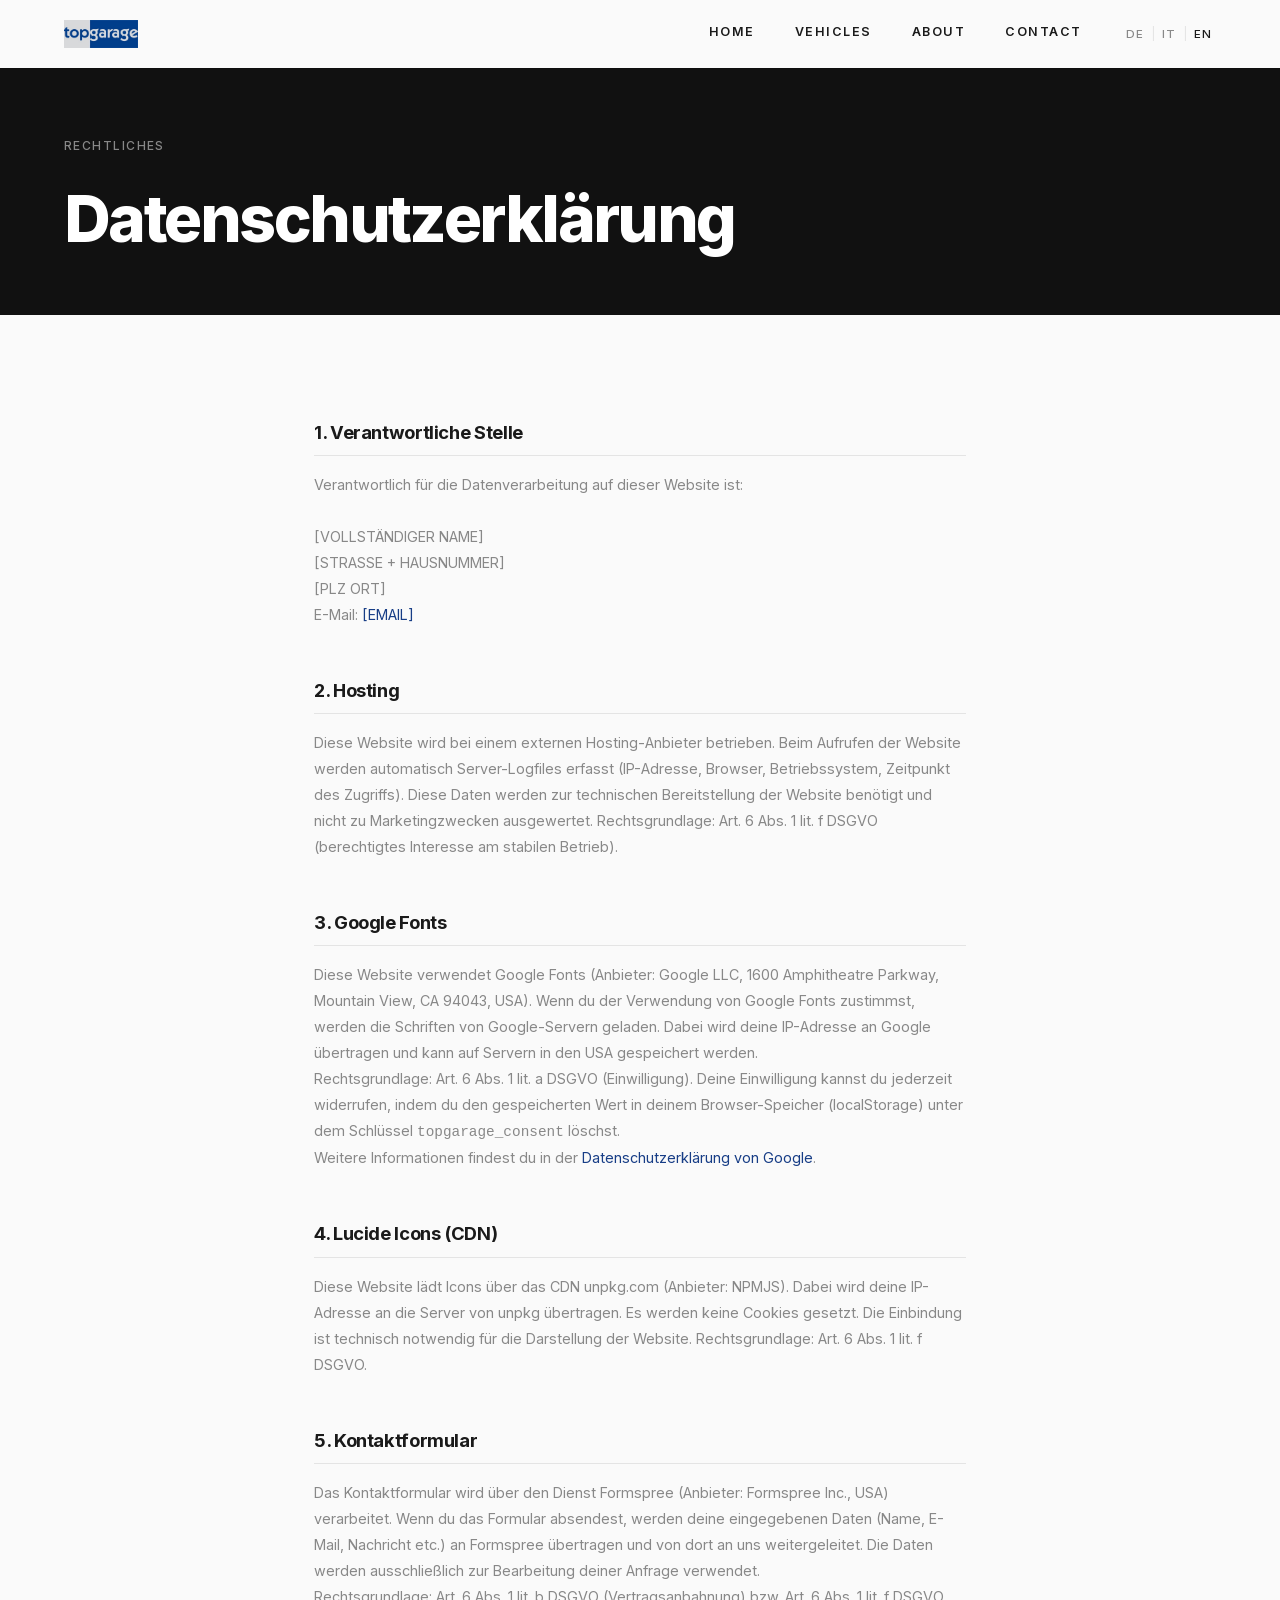
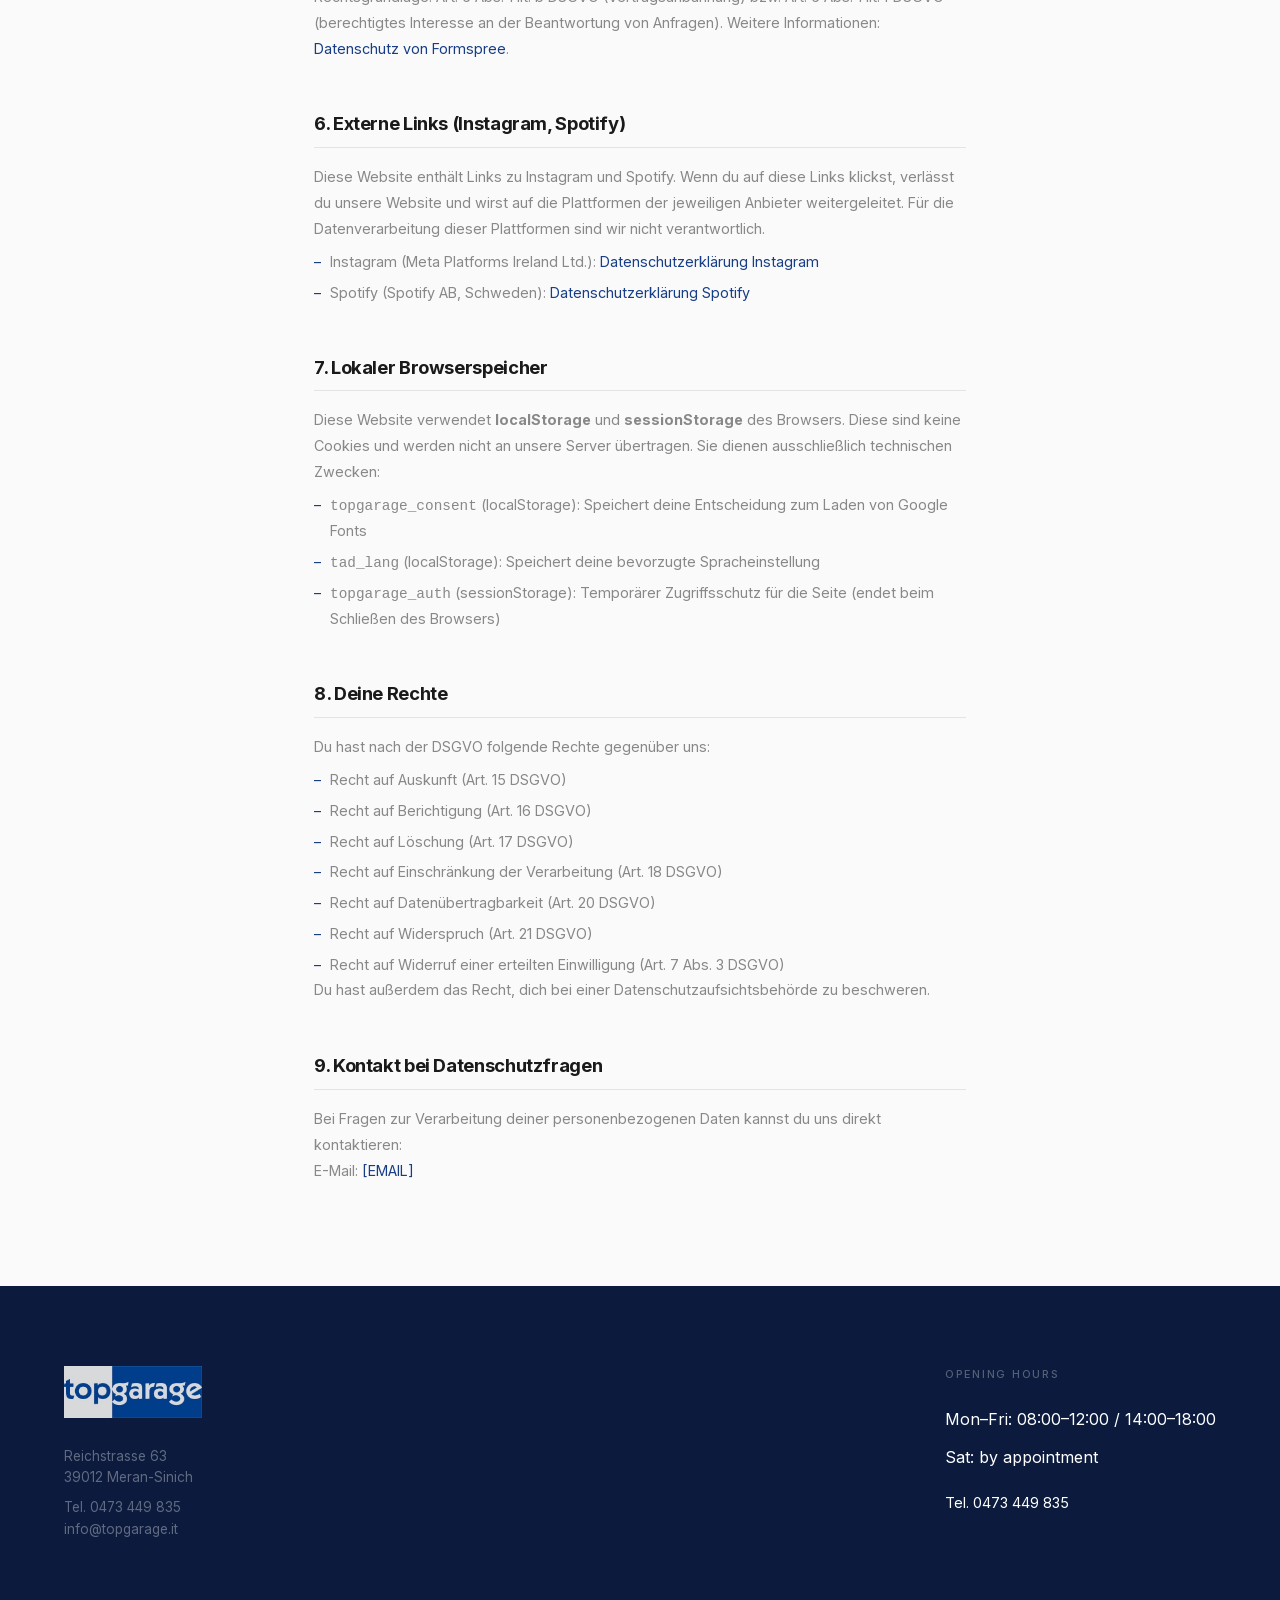
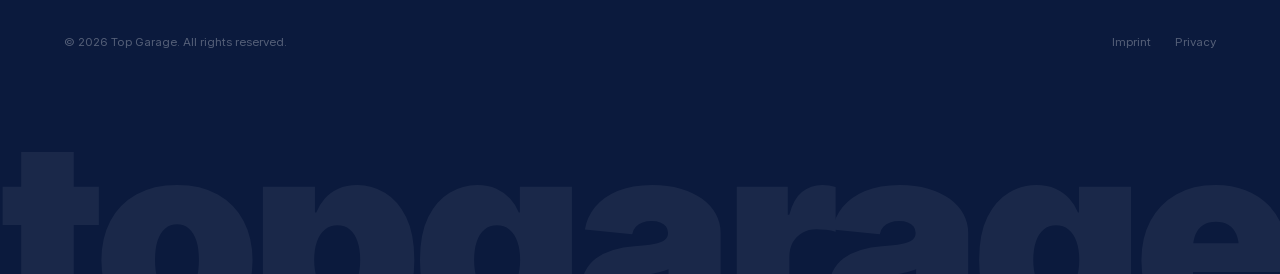
<file: datenschutz.html>
<!DOCTYPE html>
<html lang="de">
<head>
  <meta charset="UTF-8">
  <meta name="viewport" content="width=device-width, initial-scale=1.0">
  <meta name="description" content="Top Garage Meran – Datenschutzerklärung.">
  <link rel="icon" href="images/favicon.png" type="image/png">
  <link rel="apple-touch-icon" href="images/favicon.png">
  <title>Datenschutz – Top Garage Meran</title>

  <link rel="stylesheet" href="css/fonts.css">
  <link rel="stylesheet" href="css/common.css?v=1">
</head>
<body>

  <div id="navbar-placeholder"></div>

  <main>

    <!-- ─── PAGE HERO ─── -->
    <section class="page-hero page-hero--short">
      <div class="page-hero-overlay"></div>
      <div class="page-hero-content">
        <span class="section-label">Rechtliches</span>
        <h1 class="page-hero-title">Datenschutz&shy;erklärung</h1>
      </div>
    </section>

    <!-- ─── CONTENT ─── -->
    <section id="legal-content">
      <div class="legal-inner">

        <div class="legal-section">
          <h2>1. Verantwortliche Stelle</h2>
          <p>
            Verantwortlich für die Datenverarbeitung auf dieser Website ist:<br><br>
            [VOLLSTÄNDIGER NAME]<br>
            [STRASSE + HAUSNUMMER]<br>
            [PLZ ORT]<br>
            E-Mail: <a href="mailto:[EMAIL]">[EMAIL]</a>
          </p>
        </div>

        <div class="legal-section">
          <h2>2. Hosting</h2>
          <p>
            Diese Website wird bei einem externen Hosting-Anbieter betrieben. Beim Aufrufen der Website werden automatisch
            Server-Logfiles erfasst (IP-Adresse, Browser, Betriebssystem, Zeitpunkt des Zugriffs). Diese Daten werden zur
            technischen Bereitstellung der Website benötigt und nicht zu Marketingzwecken ausgewertet.
            Rechtsgrundlage: Art. 6 Abs. 1 lit. f DSGVO (berechtigtes Interesse am stabilen Betrieb).
          </p>
        </div>

        <div class="legal-section">
          <h2>3. Google Fonts</h2>
          <p>
            Diese Website verwendet Google Fonts (Anbieter: Google LLC, 1600 Amphitheatre Parkway, Mountain View, CA 94043, USA).
            Wenn du der Verwendung von Google Fonts zustimmst, werden die Schriften von Google-Servern geladen.
            Dabei wird deine IP-Adresse an Google übertragen und kann auf Servern in den USA gespeichert werden.
          </p>
          <p>
            Rechtsgrundlage: Art. 6 Abs. 1 lit. a DSGVO (Einwilligung). Deine Einwilligung kannst du jederzeit
            widerrufen, indem du den gespeicherten Wert in deinem Browser-Speicher (localStorage) unter dem
            Schlüssel <code>topgarage_consent</code> löschst.
          </p>
          <p>
            Weitere Informationen findest du in der
            <a href="https://policies.google.com/privacy" target="_blank" rel="noopener">Datenschutzerklärung von Google</a>.
          </p>
        </div>

        <div class="legal-section">
          <h2>4. Lucide Icons (CDN)</h2>
          <p>
            Diese Website lädt Icons über das CDN unpkg.com (Anbieter: NPMJS). Dabei wird deine IP-Adresse
            an die Server von unpkg übertragen. Es werden keine Cookies gesetzt. Die Einbindung ist technisch
            notwendig für die Darstellung der Website. Rechtsgrundlage: Art. 6 Abs. 1 lit. f DSGVO.
          </p>
        </div>

        <div class="legal-section">
          <h2>5. Kontaktformular</h2>
          <p>
            Das Kontaktformular wird über den Dienst Formspree (Anbieter: Formspree Inc., USA) verarbeitet.
            Wenn du das Formular absendest, werden deine eingegebenen Daten (Name, E-Mail, Nachricht etc.)
            an Formspree übertragen und von dort an uns weitergeleitet. Die Daten werden ausschließlich
            zur Bearbeitung deiner Anfrage verwendet.
          </p>
          <p>
            Rechtsgrundlage: Art. 6 Abs. 1 lit. b DSGVO (Vertragsanbahnung) bzw. Art. 6 Abs. 1 lit. f DSGVO
            (berechtigtes Interesse an der Beantwortung von Anfragen). Weitere Informationen:
            <a href="https://formspree.io/legal/privacy-policy" target="_blank" rel="noopener">Datenschutz von Formspree</a>.
          </p>
        </div>

        <div class="legal-section">
          <h2>6. Externe Links (Instagram, Spotify)</h2>
          <p>
            Diese Website enthält Links zu Instagram und Spotify. Wenn du auf diese Links klickst, verlässt du
            unsere Website und wirst auf die Plattformen der jeweiligen Anbieter weitergeleitet. Für die
            Datenverarbeitung dieser Plattformen sind wir nicht verantwortlich.
          </p>
          <ul>
            <li>Instagram (Meta Platforms Ireland Ltd.): <a href="https://privacycenter.instagram.com/policy" target="_blank" rel="noopener">Datenschutzerklärung Instagram</a></li>
            <li>Spotify (Spotify AB, Schweden): <a href="https://www.spotify.com/de/legal/privacy-policy/" target="_blank" rel="noopener">Datenschutzerklärung Spotify</a></li>
          </ul>
        </div>

        <div class="legal-section">
          <h2>7. Lokaler Browserspeicher</h2>
          <p>
            Diese Website verwendet <strong>localStorage</strong> und <strong>sessionStorage</strong> des Browsers.
            Diese sind keine Cookies und werden nicht an unsere Server übertragen. Sie dienen ausschließlich
            technischen Zwecken:
          </p>
          <ul>
            <li><code>topgarage_consent</code> (localStorage): Speichert deine Entscheidung zum Laden von Google Fonts</li>
            <li><code>tad_lang</code> (localStorage): Speichert deine bevorzugte Spracheinstellung</li>
            <li><code>topgarage_auth</code> (sessionStorage): Temporärer Zugriffsschutz für die Seite (endet beim Schließen des Browsers)</li>
          </ul>
        </div>

        <div class="legal-section">
          <h2>8. Deine Rechte</h2>
          <p>Du hast nach der DSGVO folgende Rechte gegenüber uns:</p>
          <ul>
            <li>Recht auf Auskunft (Art. 15 DSGVO)</li>
            <li>Recht auf Berichtigung (Art. 16 DSGVO)</li>
            <li>Recht auf Löschung (Art. 17 DSGVO)</li>
            <li>Recht auf Einschränkung der Verarbeitung (Art. 18 DSGVO)</li>
            <li>Recht auf Datenübertragbarkeit (Art. 20 DSGVO)</li>
            <li>Recht auf Widerspruch (Art. 21 DSGVO)</li>
            <li>Recht auf Widerruf einer erteilten Einwilligung (Art. 7 Abs. 3 DSGVO)</li>
          </ul>
          <p>
            Du hast außerdem das Recht, dich bei einer Datenschutzaufsichtsbehörde zu beschweren.
          </p>
        </div>

        <div class="legal-section">
          <h2>9. Kontakt bei Datenschutzfragen</h2>
          <p>
            Bei Fragen zur Verarbeitung deiner personenbezogenen Daten kannst du uns direkt kontaktieren:<br>
            E-Mail: <a href="mailto:[EMAIL]">[EMAIL]</a>
          </p>
        </div>

      </div>
    </section>

  </main>

  <div id="footer-placeholder"></div>

  <script src="js/lenis.min.js"></script>
  <script src="js/utils.js"></script>
  <script src="js/translations.js"></script>
  <script src="js/main.js"></script>
  <script src="js/components.js"></script>
  <script src="js/effects.js"></script>
</body>
</html>
</file>
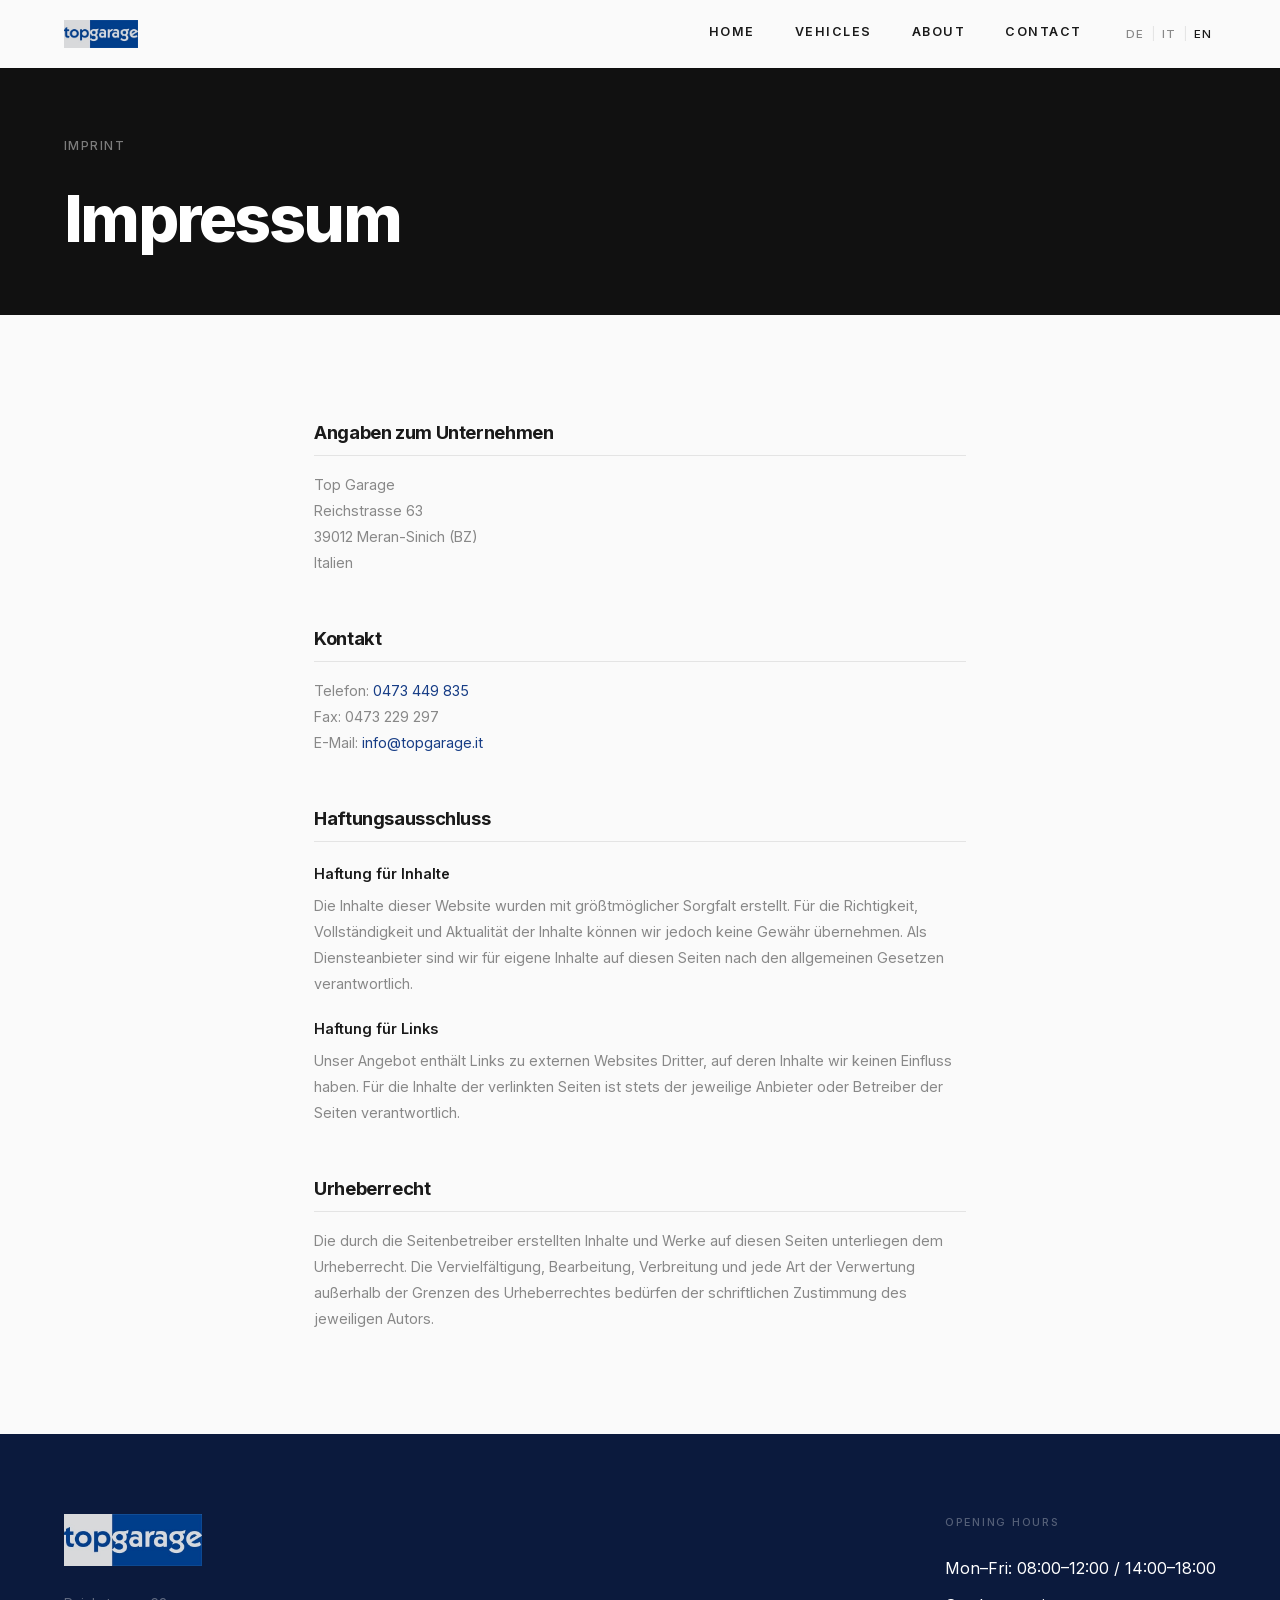
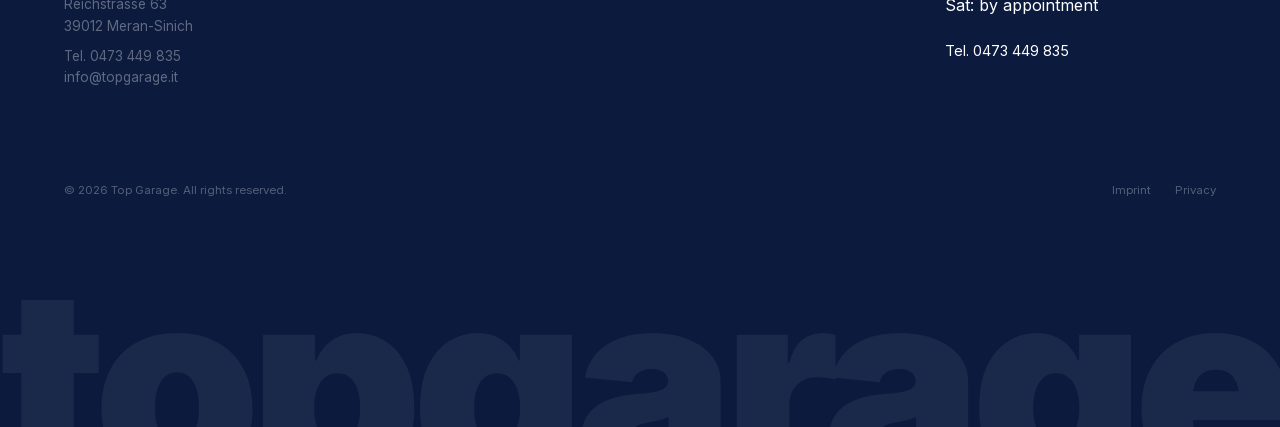
<file: impressum.html>
<!DOCTYPE html>
<html lang="de">
<head>
  <meta charset="UTF-8">
  <meta name="viewport" content="width=device-width, initial-scale=1.0">
  <meta name="description" content="Top Garage Meran – Impressum.">
  <link rel="icon" href="images/favicon.png" type="image/png">
  <link rel="apple-touch-icon" href="images/favicon.png">
  <title>Impressum – Top Garage Meran</title>

  <link rel="stylesheet" href="css/fonts.css">
  <link rel="stylesheet" href="css/common.css?v=1">
</head>
<body>

  <div id="navbar-placeholder"></div>

  <main>

    <!-- ─── PAGE HERO ─── -->
    <section class="page-hero page-hero--short" data-nav-theme="dark">
      <div class="page-hero-overlay"></div>
      <div class="page-hero-content">
        <span class="section-label" style="color:rgba(255,255,255,0.45)" data-i18n="footer_impressum">Impressum</span>
        <h1 class="page-hero-title">Impressum</h1>
      </div>
    </section>

    <!-- ─── CONTENT ─── -->
    <section id="legal-content" data-nav-theme="light">
      <div class="legal-inner">

        <div class="legal-section">
          <h2>Angaben zum Unternehmen</h2>
          <p>
            Top Garage<br>
            Reichstrasse 63<br>
            39012 Meran-Sinich (BZ)<br>
            Italien
          </p>
        </div>

        <div class="legal-section">
          <h2>Kontakt</h2>
          <p>
            Telefon: <a href="tel:+390473449835">0473 449 835</a><br>
            Fax: 0473 229 297<br>
            E-Mail: <a href="mailto:info@topgarage.it">info@topgarage.it</a>
          </p>
        </div>

        <div class="legal-section">
          <h2>Haftungsausschluss</h2>
          <h3>Haftung für Inhalte</h3>
          <p>
            Die Inhalte dieser Website wurden mit größtmöglicher Sorgfalt erstellt.
            Für die Richtigkeit, Vollständigkeit und Aktualität der Inhalte können wir
            jedoch keine Gewähr übernehmen. Als Diensteanbieter sind wir für eigene
            Inhalte auf diesen Seiten nach den allgemeinen Gesetzen verantwortlich.
          </p>
          <h3>Haftung für Links</h3>
          <p>
            Unser Angebot enthält Links zu externen Websites Dritter, auf deren Inhalte
            wir keinen Einfluss haben. Für die Inhalte der verlinkten Seiten ist stets
            der jeweilige Anbieter oder Betreiber der Seiten verantwortlich.
          </p>
        </div>

        <div class="legal-section">
          <h2>Urheberrecht</h2>
          <p>
            Die durch die Seitenbetreiber erstellten Inhalte und Werke auf diesen Seiten
            unterliegen dem Urheberrecht. Die Vervielfältigung, Bearbeitung, Verbreitung
            und jede Art der Verwertung außerhalb der Grenzen des Urheberrechtes bedürfen
            der schriftlichen Zustimmung des jeweiligen Autors.
          </p>
        </div>

      </div>
    </section>

  </main>

  <div id="footer-placeholder"></div>

  <script src="js/lenis.min.js"></script>
  <script src="js/utils.js"></script>
  <script src="js/translations.js"></script>
  <script src="js/main.js"></script>
  <script src="js/components.js"></script>
</body>
</html>
</file>
<file: css/fonts.css>
/* ─────────────────────────────────────────
   TOP GARAGE — Self-hosted Fonts
   Inter + Cormorant Garamond (WOFF2)
   Latin-Ext + Latin subsets
   ───────────────────────────────────────── */

/* ── Cormorant Garamond – Italic ── */
@font-face {
  font-family: 'Cormorant Garamond';
  font-style: italic;
  font-weight: 300;
  font-display: swap;
  src: url('../fonts/cormorant_garamond-300-italic-latin-ext.woff2') format('woff2');
  unicode-range: U+0100-02BA, U+02BD-02C5, U+02C7-02CC, U+02CE-02D7, U+02DD-02FF, U+0304, U+0308, U+0329, U+1D00-1DBF, U+1E00-1E9F, U+1EF2-1EFF, U+2020, U+20A0-20AB, U+20AD-20C0, U+2113, U+2C60-2C7F, U+A720-A7FF;
}
@font-face {
  font-family: 'Cormorant Garamond';
  font-style: italic;
  font-weight: 300;
  font-display: swap;
  src: url('../fonts/cormorant_garamond-300-italic-latin.woff2') format('woff2');
  unicode-range: U+0000-00FF, U+0131, U+0152-0153, U+02BB-02BC, U+02C6, U+02DA, U+02DC, U+0304, U+0308, U+0329, U+2000-206F, U+20AC, U+2122, U+2191, U+2193, U+2212, U+2215, U+FEFF, U+FFFD;
}
@font-face {
  font-family: 'Cormorant Garamond';
  font-style: italic;
  font-weight: 400;
  font-display: swap;
  src: url('../fonts/cormorant_garamond-400-italic-latin-ext.woff2') format('woff2');
  unicode-range: U+0100-02BA, U+02BD-02C5, U+02C7-02CC, U+02CE-02D7, U+02DD-02FF, U+0304, U+0308, U+0329, U+1D00-1DBF, U+1E00-1E9F, U+1EF2-1EFF, U+2020, U+20A0-20AB, U+20AD-20C0, U+2113, U+2C60-2C7F, U+A720-A7FF;
}
@font-face {
  font-family: 'Cormorant Garamond';
  font-style: italic;
  font-weight: 400;
  font-display: swap;
  src: url('../fonts/cormorant_garamond-400-italic-latin.woff2') format('woff2');
  unicode-range: U+0000-00FF, U+0131, U+0152-0153, U+02BB-02BC, U+02C6, U+02DA, U+02DC, U+0304, U+0308, U+0329, U+2000-206F, U+20AC, U+2122, U+2191, U+2193, U+2212, U+2215, U+FEFF, U+FFFD;
}

/* ── Cormorant Garamond – Normal ── */
@font-face {
  font-family: 'Cormorant Garamond';
  font-style: normal;
  font-weight: 300;
  font-display: swap;
  src: url('../fonts/cormorant_garamond-300-normal-latin-ext.woff2') format('woff2');
  unicode-range: U+0100-02BA, U+02BD-02C5, U+02C7-02CC, U+02CE-02D7, U+02DD-02FF, U+0304, U+0308, U+0329, U+1D00-1DBF, U+1E00-1E9F, U+1EF2-1EFF, U+2020, U+20A0-20AB, U+20AD-20C0, U+2113, U+2C60-2C7F, U+A720-A7FF;
}
@font-face {
  font-family: 'Cormorant Garamond';
  font-style: normal;
  font-weight: 300;
  font-display: swap;
  src: url('../fonts/cormorant_garamond-300-normal-latin.woff2') format('woff2');
  unicode-range: U+0000-00FF, U+0131, U+0152-0153, U+02BB-02BC, U+02C6, U+02DA, U+02DC, U+0304, U+0308, U+0329, U+2000-206F, U+20AC, U+2122, U+2191, U+2193, U+2212, U+2215, U+FEFF, U+FFFD;
}
@font-face {
  font-family: 'Cormorant Garamond';
  font-style: normal;
  font-weight: 400;
  font-display: swap;
  src: url('../fonts/cormorant_garamond-400-normal-latin-ext.woff2') format('woff2');
  unicode-range: U+0100-02BA, U+02BD-02C5, U+02C7-02CC, U+02CE-02D7, U+02DD-02FF, U+0304, U+0308, U+0329, U+1D00-1DBF, U+1E00-1E9F, U+1EF2-1EFF, U+2020, U+20A0-20AB, U+20AD-20C0, U+2113, U+2C60-2C7F, U+A720-A7FF;
}
@font-face {
  font-family: 'Cormorant Garamond';
  font-style: normal;
  font-weight: 400;
  font-display: swap;
  src: url('../fonts/cormorant_garamond-400-normal-latin.woff2') format('woff2');
  unicode-range: U+0000-00FF, U+0131, U+0152-0153, U+02BB-02BC, U+02C6, U+02DA, U+02DC, U+0304, U+0308, U+0329, U+2000-206F, U+20AC, U+2122, U+2191, U+2193, U+2212, U+2215, U+FEFF, U+FFFD;
}

/* ── Inter – All weights ── */
@font-face {
  font-family: 'Inter';
  font-style: normal;
  font-weight: 300;
  font-display: swap;
  src: url('../fonts/inter-300-normal-latin-ext.woff2') format('woff2');
  unicode-range: U+0100-02BA, U+02BD-02C5, U+02C7-02CC, U+02CE-02D7, U+02DD-02FF, U+0304, U+0308, U+0329, U+1D00-1DBF, U+1E00-1E9F, U+1EF2-1EFF, U+2020, U+20A0-20AB, U+20AD-20C0, U+2113, U+2C60-2C7F, U+A720-A7FF;
}
@font-face {
  font-family: 'Inter';
  font-style: normal;
  font-weight: 300;
  font-display: swap;
  src: url('../fonts/inter-300-normal-latin.woff2') format('woff2');
  unicode-range: U+0000-00FF, U+0131, U+0152-0153, U+02BB-02BC, U+02C6, U+02DA, U+02DC, U+0304, U+0308, U+0329, U+2000-206F, U+20AC, U+2122, U+2191, U+2193, U+2212, U+2215, U+FEFF, U+FFFD;
}
@font-face {
  font-family: 'Inter';
  font-style: normal;
  font-weight: 400;
  font-display: swap;
  src: url('../fonts/inter-400-normal-latin-ext.woff2') format('woff2');
  unicode-range: U+0100-02BA, U+02BD-02C5, U+02C7-02CC, U+02CE-02D7, U+02DD-02FF, U+0304, U+0308, U+0329, U+1D00-1DBF, U+1E00-1E9F, U+1EF2-1EFF, U+2020, U+20A0-20AB, U+20AD-20C0, U+2113, U+2C60-2C7F, U+A720-A7FF;
}
@font-face {
  font-family: 'Inter';
  font-style: normal;
  font-weight: 400;
  font-display: swap;
  src: url('../fonts/inter-400-normal-latin.woff2') format('woff2');
  unicode-range: U+0000-00FF, U+0131, U+0152-0153, U+02BB-02BC, U+02C6, U+02DA, U+02DC, U+0304, U+0308, U+0329, U+2000-206F, U+20AC, U+2122, U+2191, U+2193, U+2212, U+2215, U+FEFF, U+FFFD;
}
@font-face {
  font-family: 'Inter';
  font-style: normal;
  font-weight: 500;
  font-display: swap;
  src: url('../fonts/inter-500-normal-latin-ext.woff2') format('woff2');
  unicode-range: U+0100-02BA, U+02BD-02C5, U+02C7-02CC, U+02CE-02D7, U+02DD-02FF, U+0304, U+0308, U+0329, U+1D00-1DBF, U+1E00-1E9F, U+1EF2-1EFF, U+2020, U+20A0-20AB, U+20AD-20C0, U+2113, U+2C60-2C7F, U+A720-A7FF;
}
@font-face {
  font-family: 'Inter';
  font-style: normal;
  font-weight: 500;
  font-display: swap;
  src: url('../fonts/inter-500-normal-latin.woff2') format('woff2');
  unicode-range: U+0000-00FF, U+0131, U+0152-0153, U+02BB-02BC, U+02C6, U+02DA, U+02DC, U+0304, U+0308, U+0329, U+2000-206F, U+20AC, U+2122, U+2191, U+2193, U+2212, U+2215, U+FEFF, U+FFFD;
}
@font-face {
  font-family: 'Inter';
  font-style: normal;
  font-weight: 600;
  font-display: swap;
  src: url('../fonts/inter-600-normal-latin-ext.woff2') format('woff2');
  unicode-range: U+0100-02BA, U+02BD-02C5, U+02C7-02CC, U+02CE-02D7, U+02DD-02FF, U+0304, U+0308, U+0329, U+1D00-1DBF, U+1E00-1E9F, U+1EF2-1EFF, U+2020, U+20A0-20AB, U+20AD-20C0, U+2113, U+2C60-2C7F, U+A720-A7FF;
}
@font-face {
  font-family: 'Inter';
  font-style: normal;
  font-weight: 600;
  font-display: swap;
  src: url('../fonts/inter-600-normal-latin.woff2') format('woff2');
  unicode-range: U+0000-00FF, U+0131, U+0152-0153, U+02BB-02BC, U+02C6, U+02DA, U+02DC, U+0304, U+0308, U+0329, U+2000-206F, U+20AC, U+2122, U+2191, U+2193, U+2212, U+2215, U+FEFF, U+FFFD;
}
@font-face {
  font-family: 'Inter';
  font-style: normal;
  font-weight: 700;
  font-display: swap;
  src: url('../fonts/inter-700-normal-latin-ext.woff2') format('woff2');
  unicode-range: U+0100-02BA, U+02BD-02C5, U+02C7-02CC, U+02CE-02D7, U+02DD-02FF, U+0304, U+0308, U+0329, U+1D00-1DBF, U+1E00-1E9F, U+1EF2-1EFF, U+2020, U+20A0-20AB, U+20AD-20C0, U+2113, U+2C60-2C7F, U+A720-A7FF;
}
@font-face {
  font-family: 'Inter';
  font-style: normal;
  font-weight: 700;
  font-display: swap;
  src: url('../fonts/inter-700-normal-latin.woff2') format('woff2');
  unicode-range: U+0000-00FF, U+0131, U+0152-0153, U+02BB-02BC, U+02C6, U+02DA, U+02DC, U+0304, U+0308, U+0329, U+2000-206F, U+20AC, U+2122, U+2191, U+2193, U+2212, U+2215, U+FEFF, U+FFFD;
}
@font-face {
  font-family: 'Inter';
  font-style: normal;
  font-weight: 800;
  font-display: swap;
  src: url('../fonts/inter-800-normal-latin-ext.woff2') format('woff2');
  unicode-range: U+0100-02BA, U+02BD-02C5, U+02C7-02CC, U+02CE-02D7, U+02DD-02FF, U+0304, U+0308, U+0329, U+1D00-1DBF, U+1E00-1E9F, U+1EF2-1EFF, U+2020, U+20A0-20AB, U+20AD-20C0, U+2113, U+2C60-2C7F, U+A720-A7FF;
}
@font-face {
  font-family: 'Inter';
  font-style: normal;
  font-weight: 800;
  font-display: swap;
  src: url('../fonts/inter-800-normal-latin.woff2') format('woff2');
  unicode-range: U+0000-00FF, U+0131, U+0152-0153, U+02BB-02BC, U+02C6, U+02DA, U+02DC, U+0304, U+0308, U+0329, U+2000-206F, U+20AC, U+2122, U+2191, U+2193, U+2212, U+2215, U+FEFF, U+FFFD;
}
@font-face {
  font-family: 'Inter';
  font-style: normal;
  font-weight: 900;
  font-display: swap;
  src: url('../fonts/inter-900-normal-latin-ext.woff2') format('woff2');
  unicode-range: U+0100-02BA, U+02BD-02C5, U+02C7-02CC, U+02CE-02D7, U+02DD-02FF, U+0304, U+0308, U+0329, U+1D00-1DBF, U+1E00-1E9F, U+1EF2-1EFF, U+2020, U+20A0-20AB, U+20AD-20C0, U+2113, U+2C60-2C7F, U+A720-A7FF;
}
@font-face {
  font-family: 'Inter';
  font-style: normal;
  font-weight: 900;
  font-display: swap;
  src: url('../fonts/inter-900-normal-latin.woff2') format('woff2');
  unicode-range: U+0000-00FF, U+0131, U+0152-0153, U+02BB-02BC, U+02C6, U+02DA, U+02DC, U+0304, U+0308, U+0329, U+2000-206F, U+20AC, U+2122, U+2191, U+2193, U+2212, U+2215, U+FEFF, U+FFFD;
}
</file>
<file: css/common.css>
﻿*,*::before,*::after{box-sizing:border-box;margin:0;padding:0}html{font-size:16px;background:#111}body{font-family:"Inter",system-ui,sans-serif;font-weight:400;color:#1a1a1a;background:#fafafa;line-height:1.6;-webkit-font-smoothing:antialiased;-moz-osx-font-smoothing:grayscale;overflow-x:hidden;overscroll-behavior:none}body.no-scroll{overflow:hidden}main{overflow-x:clip}img,video{max-width:100%;display:block}a{color:inherit;text-decoration:none}ul{list-style:none}button{cursor:pointer;background:none;border:none;font-family:inherit;color:inherit}input,textarea,select{font-family:inherit}.section-label{display:inline-block;font-family:"Inter",system-ui,sans-serif;font-size:.75rem;font-weight:500;letter-spacing:.12em;text-transform:uppercase;color:#888;margin-bottom:1rem}.section-title{font-family:"Inter",system-ui,sans-serif;font-weight:700;font-size:clamp(1.8rem,4vw,3.5rem);line-height:1.05;letter-spacing:-0.03em;color:#1a1a1a}.section-title--display{font-family:"Inter",system-ui,sans-serif;font-weight:600;font-style:normal;font-size:clamp(2rem,3.5vw,3rem);letter-spacing:-0.01em;line-height:1.15}.hero-title{font-family:"Inter",system-ui,sans-serif;font-weight:800;font-size:clamp(2.5rem,8vw,7rem);line-height:1.05;letter-spacing:-0.04em;color:#fff}.body-text{font-size:1rem;color:#888;line-height:1.8}.body-text--sm{font-size:.875rem;color:#888;line-height:1.75}.step-number{display:block;font-family:"Inter",system-ui,sans-serif;font-weight:500;font-size:.72rem;letter-spacing:.1em;text-transform:uppercase;color:#888;margin-bottom:.75rem;user-select:none}.btn-primary,.btn-outline--ghost,.btn-outline{display:inline-block;font-family:"Inter",system-ui,sans-serif;font-size:.78rem;font-weight:600;letter-spacing:.12em;text-transform:uppercase;text-decoration:none;cursor:pointer;background-color:rgba(0,0,0,0);border:none;white-space:nowrap;padding-bottom:0;align-self:flex-start;background-repeat:no-repeat,no-repeat;background-position:left bottom,left bottom;background-size:0% 6px,100% 6px;transition:background-size .4s cubic-bezier(0.4, 0, 0.2, 1)}.btn-primary:hover,.btn-outline--ghost:hover,.btn-outline:hover{background-size:100% 6px,100% 6px}.btn-outline{color:#1a1a1a;background-image:linear-gradient(rgba(23, 61, 134, 0.25), rgba(23, 61, 134, 0.25)),linear-gradient(rgba(23, 61, 134, 0.1), rgba(23, 61, 134, 0.1))}.btn-outline--ghost{color:#fff;background-image:linear-gradient(rgba(255, 255, 255, 0.4), rgba(255, 255, 255, 0.4)),linear-gradient(rgba(255, 255, 255, 0.15), rgba(255, 255, 255, 0.15))}.btn-primary{color:#fff;background-image:linear-gradient(rgba(255, 255, 255, 0.4), rgba(255, 255, 255, 0.4)),linear-gradient(rgba(255, 255, 255, 0.15), rgba(255, 255, 255, 0.15))}.form-submit{display:inline-flex;align-items:center;justify-content:center;padding:14px 32px;border-radius:4px;background:#173d86;color:#fff;border:none;font-family:"Inter",system-ui,sans-serif;font-size:.78rem;font-weight:600;letter-spacing:.08em;text-transform:uppercase;cursor:pointer;transition:opacity 200ms ease}.form-submit:hover{opacity:.85}.navbar{position:fixed;top:0;left:0;width:100%;z-index:1000;background:#fafafa;box-shadow:0 1px 0 rgba(0,0,0,.08);transition:transform .4s cubic-bezier(0.25, 1, 0.5, 1),opacity .3s ease}.navbar.is-hidden{transform:translateY(-100%);opacity:0;transition:transform 200ms ease-in,opacity 150ms ease}@media(max-width: 1023px){.navbar__inner{display:flex;align-items:center;justify-content:space-between;padding:0 1.5rem;height:60px}.navbar__logo{display:flex;align-items:center}.navbar__logo img{height:24px;width:auto;display:block}.navbar__burger{display:flex;flex-direction:column;justify-content:center;gap:5px;width:36px;height:36px;padding:4px;cursor:pointer}.navbar__burger span{display:block;width:22px;height:1.5px;background:#1a1a1a;border-radius:2px;transition:transform 350ms ease,opacity 350ms ease;transform-origin:center}.navbar.is-open .navbar__burger span:nth-child(1){transform:translateY(6.5px) rotate(45deg)}.navbar.is-open .navbar__burger span:nth-child(2){opacity:0;transform:scaleX(0)}.navbar.is-open .navbar__burger span:nth-child(3){transform:translateY(-6.5px) rotate(-45deg)}.navbar__desktop-links{display:none}.navbar__menu{display:flex;flex-direction:column;align-items:center;gap:0;max-height:0;overflow:hidden;background:#fafafa;border-top:1px solid rgba(0,0,0,0);transition:max-height 350ms ease,border-color 350ms ease}.navbar.is-open .navbar__menu{max-height:420px;border-top-color:rgba(0,0,0,.09)}.navbar__menu a{display:block;font-family:"Inter",system-ui,sans-serif;font-size:22px;font-weight:600;text-transform:uppercase;letter-spacing:.05em;color:#1a1a1a;text-decoration:none;padding:12px 0;opacity:0;transform:translateY(8px);transition:opacity 350ms ease,transform 350ms ease,color 200ms ease}.navbar__menu a:hover{color:#173d86}.navbar__menu a.active{color:#173d86;border-bottom:2px solid #173d86}.navbar.is-open .navbar__menu a{opacity:1;transform:translateY(0)}.navbar.is-open .navbar__menu a:nth-child(1){transition-delay:0ms}.navbar.is-open .navbar__menu a:nth-child(2){transition-delay:60ms}.navbar.is-open .navbar__menu a:nth-child(3){transition-delay:120ms}.navbar.is-open .navbar__menu a:nth-child(4){transition-delay:180ms}.navbar__lang-mobile{display:flex;align-items:center;gap:.3rem;margin-top:12px;padding-bottom:16px;opacity:0;transform:translateY(8px);transition:opacity 350ms ease 240ms,transform 350ms ease 240ms}.navbar.is-open .navbar__lang-mobile{opacity:1;transform:translateY(0)}.navbar__lang-mobile .lang-btn{font-size:13px;font-weight:500;letter-spacing:.08em;color:#888;padding:4px 6px;transition:color 200ms ease}.navbar__lang-mobile .lang-btn:hover,.navbar__lang-mobile .lang-btn.active{color:#1a1a1a}.navbar__lang-mobile .lang-divider{color:rgba(0,0,0,.09);font-size:.7rem;user-select:none}}@media(min-width: 1024px){.navbar{display:flex;align-items:center;justify-content:space-between;padding:0 4rem;height:68px}.navbar__inner{display:contents}.navbar__logo{display:flex;align-items:center}.navbar__logo img{height:28px;width:auto;display:block}.navbar__burger{display:none}.navbar__menu{display:none}.navbar__desktop-links{display:flex;align-items:center;gap:2.5rem}.navbar__desktop-links a{font-size:.78rem;font-weight:600;text-transform:uppercase;letter-spacing:.12em;color:#1a1a1a;text-decoration:none;padding-bottom:4px;background-image:linear-gradient(#173D86, #173D86);background-repeat:no-repeat;background-position:left bottom;background-size:0% 2px;transition:color 200ms ease,background-size 200ms ease}.navbar__desktop-links a:hover{color:#173d86;background-size:100% 2px}.navbar__desktop-links a.active{color:#173d86;background-size:100% 2px}.navbar__separator{display:none}.lang-switcher{display:flex;align-items:center;gap:.2rem}.lang-btn{font-size:.72rem;font-weight:500;letter-spacing:.08em;color:#888;padding:2px 4px;transition:color 200ms ease}.lang-btn:hover,.lang-btn.active{color:#1a1a1a}.lang-divider{color:rgba(0,0,0,.09);font-size:.75rem;user-select:none}}#footer{background:#0b1a3d;color:#fff;padding-top:5rem;overflow:hidden}.footer-inner{max-width:1300px;margin:0 auto;padding:0 4rem}@media(max-width: 768px){.footer-inner{padding:0 1.5rem}}.footer-inner{display:flex;justify-content:space-between;align-items:flex-start;gap:4rem;padding-bottom:4rem}@media(max-width: 768px){.footer-inner{grid-template-columns:1fr 1fr;gap:2.5rem}}@media(max-width: 480px){.footer-inner{grid-template-columns:1fr;gap:2rem}}.footer-logo{display:inline-block;margin-bottom:.5rem}.footer-logo img{height:52px;width:auto;display:block}.footer-tagline{font-size:.85rem;color:hsla(0,0%,100%,.35);margin-top:.75rem;line-height:1.6;max-width:24ch}.footer-col-label{font-size:.68rem;font-weight:500;letter-spacing:.16em;text-transform:uppercase;color:hsla(0,0%,100%,.3);margin-bottom:1.5rem}.footer-links{display:flex;flex-direction:column;gap:.75rem}.footer-links a{font-size:.9rem;font-weight:400;color:hsla(0,0%,100%,.55);transition:color .2s ease;text-decoration:none}.footer-links a:hover{color:#fff}.footer-social{display:flex;flex-direction:column;gap:.75rem}.footer-social a{display:flex;align-items:center;gap:.5rem;font-size:.9rem;color:hsla(0,0%,100%,.55);transition:color .2s ease;text-decoration:none}.footer-social a svg{width:15px;height:15px;flex-shrink:0}.footer-social a span{font-size:.9rem}.footer-social a:hover{color:#fff}.footer-bottom{max-width:1300px;margin:0 auto;padding:0 4rem}@media(max-width: 768px){.footer-bottom{padding:0 1.5rem}}.footer-bottom{display:flex;justify-content:space-between;align-items:center;padding-top:1.75rem;padding-bottom:1.75rem}@media(max-width: 768px){.footer-bottom{flex-direction:column;gap:.75rem;text-align:center}}.footer-copy{font-size:.72rem;color:hsla(0,0%,100%,.3)}.footer-legal{display:flex;gap:1.5rem}.footer-legal a{font-size:.72rem;color:hsla(0,0%,100%,.3);text-decoration:none;transition:color .2s ease}.footer-legal a:hover{color:hsla(0,0%,100%,.65)}.footer-brand{width:100%;overflow:hidden;padding:1.5rem 0 0;line-height:1}.footer-brand span{display:block;font-family:"Inter",system-ui,sans-serif;font-weight:900;color:#fff;white-space:nowrap;opacity:.06;letter-spacing:-0.04em;user-select:none;line-height:1}body.no-scroll{overflow:hidden}.reveal{opacity:0;transform:translateY(30px);transition:opacity 700ms cubic-bezier(0.25, 0, 0.25, 1),transform 700ms cubic-bezier(0.25, 0, 0.25, 1)}.reveal.visible{opacity:1;transform:translateY(0)}.reveal-up{opacity:0;transform:translateY(20px);transition:opacity 550ms cubic-bezier(0.25, 0, 0.25, 1),transform 550ms cubic-bezier(0.25, 0, 0.25, 1)}.reveal-up.visible{opacity:1;transform:translateY(0)}.reveal-scale{opacity:0;transform:scale(0.97);transition:opacity 550ms cubic-bezier(0.25, 0, 0.25, 1),transform 550ms cubic-bezier(0.25, 0, 0.25, 1)}.reveal-scale.visible{opacity:1;transform:scale(1)}.reveal-group>*{opacity:0;transform:translateY(24px);transition:opacity 550ms cubic-bezier(0.25, 0, 0.25, 1),transform 550ms cubic-bezier(0.25, 0, 0.25, 1)}.reveal-group.visible>*:nth-child(1){opacity:1;transform:translateY(0);transition-delay:0ms}.reveal-group.visible>*:nth-child(2){opacity:1;transform:translateY(0);transition-delay:80ms}.reveal-group.visible>*:nth-child(3){opacity:1;transform:translateY(0);transition-delay:160ms}.reveal-group.visible>*:nth-child(4){opacity:1;transform:translateY(0);transition-delay:240ms}.reveal-group.visible>*:nth-child(5){opacity:1;transform:translateY(0);transition-delay:320ms}.reveal-group.visible>*:nth-child(6){opacity:1;transform:translateY(0);transition-delay:400ms}.reveal-group.visible>*:nth-child(7){opacity:1;transform:translateY(0);transition-delay:480ms}.reveal-group.visible>*:nth-child(8){opacity:1;transform:translateY(0);transition-delay:560ms}@keyframes fadeFloat{0%,100%{opacity:.3;transform:translateY(0)}50%{opacity:.6;transform:translateY(8px)}}@keyframes marqueeLtr{from{transform:translateX(0)}to{transform:translateX(-50%)}}.page-hero{position:relative;min-height:45vh;display:flex;align-items:center;background:#173d86;overflow:hidden;padding-top:68px}.page-hero-content{position:relative;z-index:1;max-width:1300px;margin:0 auto;padding:0 4rem}@media(max-width: 768px){.page-hero-content{padding:0 1.5rem}}.page-hero-content{padding-bottom:clamp(3rem,5vw,5rem);padding-top:clamp(3rem,5vw,5rem);width:100%}.page-hero-title{font-family:"Inter",system-ui,sans-serif;font-weight:800;font-size:clamp(2.5rem,7vw,6rem);letter-spacing:-0.04em;line-height:1;color:#fff;margin-top:1rem}.process-steps{display:grid;grid-template-columns:repeat(4, 1fr);gap:0}@media(max-width: 1200px){.process-steps{grid-template-columns:repeat(2, 1fr)}}@media(max-width: 768px){.process-steps{grid-template-columns:1fr}}.process-step{padding:2rem 2rem 2rem 0;border-top:1px solid rgba(0,0,0,.1)}@media(max-width: 1200px){.process-step{padding:2rem;border-left:1px solid rgba(0,0,0,.06)}.process-step:nth-child(odd){border-left:none;padding-left:0}}@media(max-width: 768px){.process-step{border-left:none;padding:2rem 0}}.process-step h3{font-family:"Inter",system-ui,sans-serif;font-weight:700;font-size:1.1rem;letter-spacing:-0.02em;color:#1a1a1a;margin-bottom:.75rem}.process-step p{font-size:.875rem;color:#888;line-height:1.75}.sticky-call{display:none}@media(max-width: 768px){.sticky-call{display:flex;align-items:center;gap:.5rem;position:fixed;bottom:1.5rem;right:1.5rem;z-index:900;background:#173d86;color:#fff;border-radius:50px;padding:.75rem 1.25rem;font-size:.85rem;font-weight:500;letter-spacing:.01em;text-decoration:none;box-shadow:0 4px 20px rgba(23,61,134,.45);transition:transform .2s ease,box-shadow .2s ease}.sticky-call svg{flex-shrink:0}.sticky-call:hover{transform:translateY(-2px);box-shadow:0 6px 24px rgba(23,61,134,.6)}}.page-hero--short{min-height:28vh;background:#111}.page-hero--short .page-hero-title{font-size:clamp(2rem,6vw,4rem)}#legal-content{padding:clamp(3.5rem,8vw,9rem) 0;background:#fafafa}.legal-inner{max-width:1300px;margin:0 auto;padding:0 4rem}@media(max-width: 768px){.legal-inner{padding:0 1.5rem}}.legal-inner{max-width:780px;display:flex;flex-direction:column;gap:3rem}.legal-section h2{font-family:"Inter",system-ui,sans-serif;font-weight:700;font-size:1.15rem;letter-spacing:-0.02em;color:#1a1a1a;margin-bottom:1rem;padding-bottom:.5rem;border-bottom:1px solid rgba(0,0,0,.09)}.legal-section h3{font-family:"Inter",system-ui,sans-serif;font-weight:600;font-size:.9rem;color:#1a1a1a;margin-top:1.25rem;margin-bottom:.5rem}.legal-section p{font-size:.9rem;color:#888;line-height:1.8}.legal-section a{color:#173d86;text-decoration:none}.legal-section a:hover{text-decoration:underline}.legal-section ul{list-style:none;padding:0;margin:.5rem 0 0;display:flex;flex-direction:column;gap:.4rem}.legal-section ul li{font-size:.9rem;color:#888;line-height:1.7;padding-left:1rem;position:relative}.legal-section ul li::before{content:"–";position:absolute;left:0;color:#173d86}.vehicles-grid{display:grid;grid-template-columns:repeat(3, 1fr);gap:1.5rem}@media(max-width: 1200px){.vehicles-grid{grid-template-columns:repeat(2, 1fr)}}@media(max-width: 480px){.vehicles-grid{grid-template-columns:1fr}}.vehicle-card{background:#fff;border:1px solid rgba(0,0,0,.09);border-radius:8px;overflow:hidden;transition:box-shadow 350ms cubic-bezier(0.25, 0, 0.25, 1),transform 350ms cubic-bezier(0.25, 0, 0.25, 1);text-decoration:none;color:#1a1a1a;display:flex;flex-direction:column}.vehicle-card:hover{box-shadow:0 8px 32px rgba(0,0,0,.1);transform:translateY(-3px)}.vehicle-card__image{position:relative;aspect-ratio:16/10;overflow:hidden;background:#f0f0f0}.vehicle-card__image img{position:absolute;inset:0;width:100%;height:100%;object-fit:cover;transition:transform 350ms cubic-bezier(0.25, 0, 0.25, 1)}.vehicle-card:hover .vehicle-card__image img{transform:scale(1.04)}.vehicle-card__body{padding:1.25rem 1.25rem 1rem;display:flex;flex-direction:column;gap:.5rem;flex:1}.vehicle-card__brand{font-size:.7rem;font-weight:600;letter-spacing:.1em;text-transform:uppercase;color:#173d86}.vehicle-card__title{font-size:1.05rem;font-weight:700;line-height:1.3;color:#1a1a1a}.vehicle-card__meta{display:flex;gap:1rem;font-size:.78rem;color:#888;margin-top:.25rem}.vehicle-card__meta span{display:flex;align-items:center;gap:.3rem}.vehicle-card__footer{padding:1rem 1.25rem;border-top:1px solid rgba(0,0,0,.09);display:flex;align-items:center;justify-content:space-between}.vehicle-card__price{font-size:1.15rem;font-weight:800;color:#1a1a1a}.vehicle-card__link{font-size:.72rem;font-weight:600;letter-spacing:.08em;text-transform:uppercase;color:#173d86;display:flex;align-items:center;gap:.35rem}.vehicle-card__link::after{content:"↗";font-size:.9rem}.autoscout-container{width:100%;min-height:700px;border-radius:8px;overflow:hidden;border:1px solid rgba(0,0,0,.09);background:#f0f0f0}@media(max-width: 768px){.autoscout-container{min-height:500px}}.autoscout-container iframe{width:100%;height:100%;min-height:inherit;border:none;display:block}.autoscout-fallback{text-align:center;padding:3rem 2rem;background:#f0f0f0;border-radius:8px;border:1px solid rgba(0,0,0,.09)}.autoscout-fallback p{color:#888;margin-bottom:1.5rem;font-size:.95rem}/*# sourceMappingURL=common.css.map */
</file>
